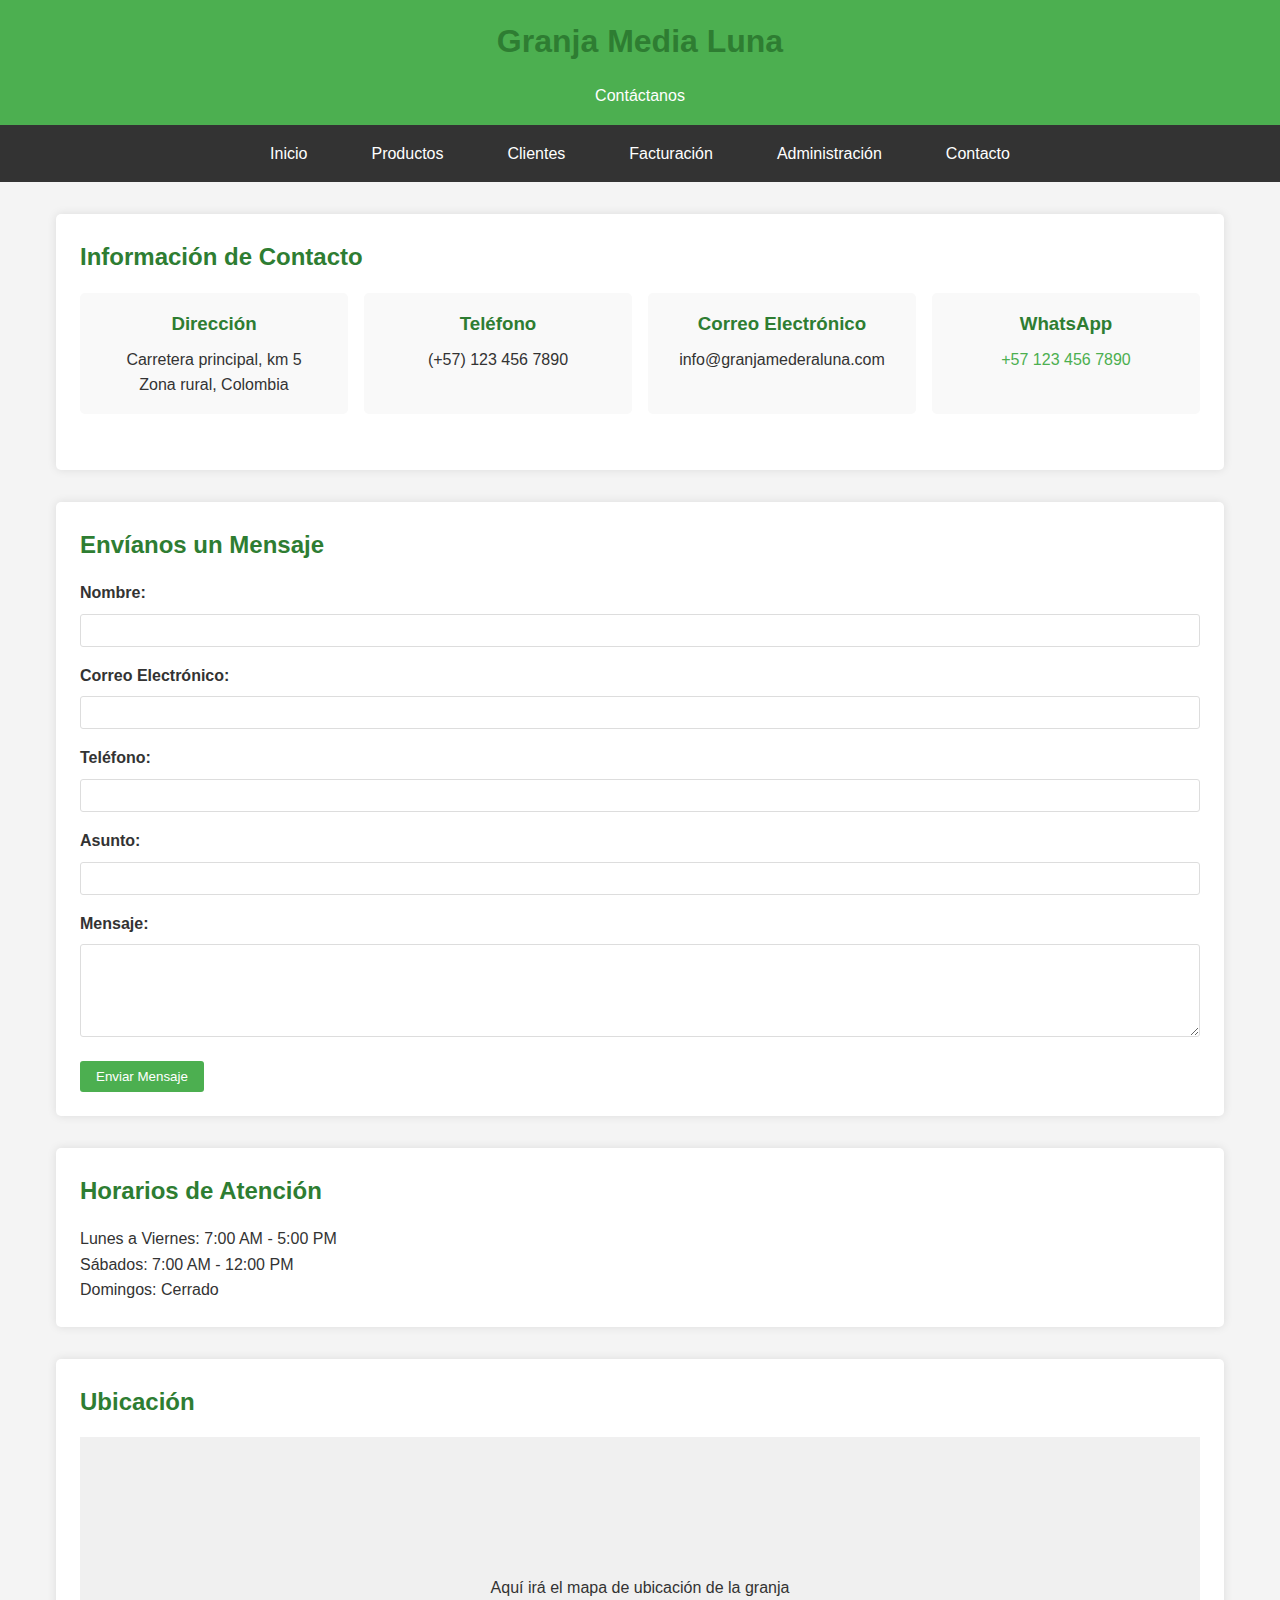
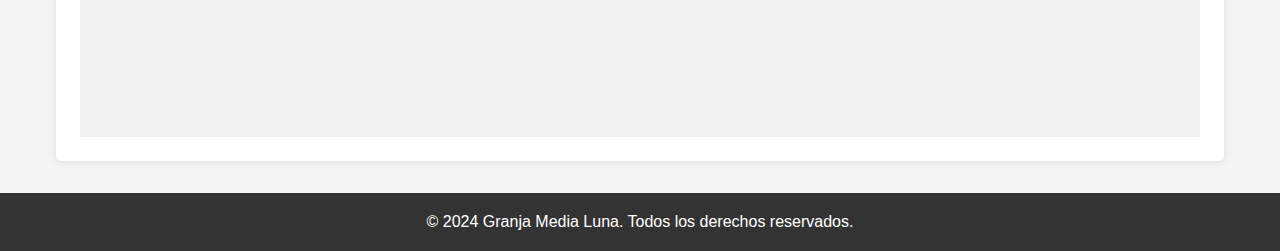
<file: granja_media_luna/contacto.html>
<!DOCTYPE html>
<html lang="es">
<head>
    <meta charset="UTF-8">
    <meta name="viewport" content="width=device-width, initial-scale=1.0">
    <title>Contacto - Granja Media Luna</title>
    <link rel="stylesheet" href="css/styles.css">
</head>
<body>
    <header>
        <h1>Granja Media Luna</h1>
        <p>Contáctanos</p>
    </header>

    <nav>
        <ul>
            <li><a href="index.html">Inicio</a></li>
            <li><a href="productos.php">Productos</a></li>
            <li><a href="clientes.php">Clientes</a></li>
            <li><a href="facturacion.php">Facturación</a></li>
            <li><a href="admin.php">Administración</a></li>
            <li><a href="contacto.html">Contacto</a></li>
        </ul>
    </nav>

    <main>
        <section>
            <h2>Información de Contacto</h2>
            <div class="contact-info">
                <div>
                    <h3>Dirección</h3>
                    <p>Carretera principal, km 5<br>
                    Zona rural, Colombia</p>
                </div>
                <div>
                    <h3>Teléfono</h3>
                    <p>(+57) 123 456 7890</p>
                </div>
                <div>
                    <h3>Correo Electrónico</h3>
                    <p>info@granjamederaluna.com</p>
                </div>
                <div>
                    <h3>WhatsApp</h3>
                    <p><a href="https://wa.me/571234567890" target="_blank">+57 123 456 7890</a></p>
                </div>
            </div>
        </section>

        <section>
            <h2>Envíanos un Mensaje</h2>
            <form id="formContacto">
                <div class="form-group">
                    <label for="nombre">Nombre:</label>
                    <input type="text" id="nombre" name="nombre" required>
                </div>
                <div class="form-group">
                    <label for="email">Correo Electrónico:</label>
                    <input type="email" id="email" name="email" required>
                </div>
                <div class="form-group">
                    <label for="telefono">Teléfono:</label>
                    <input type="tel" id="telefono" name="telefono">
                </div>
                <div class="form-group">
                    <label for="asunto">Asunto:</label>
                    <input type="text" id="asunto" name="asunto" required>
                </div>
                <div class="form-group">
                    <label for="mensaje">Mensaje:</label>
                    <textarea id="mensaje" name="mensaje" rows="5" required></textarea>
                </div>
                <button type="submit">Enviar Mensaje</button>
            </form>
        </section>

        <section>
            <h2>Horarios de Atención</h2>
            <p>Lunes a Viernes: 7:00 AM - 5:00 PM</p>
            <p>Sábados: 7:00 AM - 12:00 PM</p>
            <p>Domingos: Cerrado</p>
        </section>

        <section>
            <h2>Ubicación</h2>
            <div id="mapa" style="height: 300px; background-color: #f0f0f0; display: flex; align-items: center; justify-content: center;">
                <p>Aquí irá el mapa de ubicación de la granja</p>
            </div>
        </section>
    </main>

    <footer>
        <p>&copy; 2024 Granja Media Luna. Todos los derechos reservados.</p>
    </footer>

    <script src="js/validaciones.js"></script>
</body>
</html>

<style>
.contact-info {
    display: grid;
    grid-template-columns: repeat(auto-fit, minmax(250px, 1fr));
    gap: 1rem;
    margin-bottom: 2rem;
}

.contact-info div {
    background-color: #f9f9f9;
    padding: 1rem;
    border-radius: 5px;
    text-align: center;
}

.contact-info h3 {
    color: #2E7D32;
    margin-bottom: 0.5rem;
}

.contact-info a {
    color: #4CAF50;
    text-decoration: none;
}

.contact-info a:hover {
    text-decoration: underline;
}
</style>
</file>
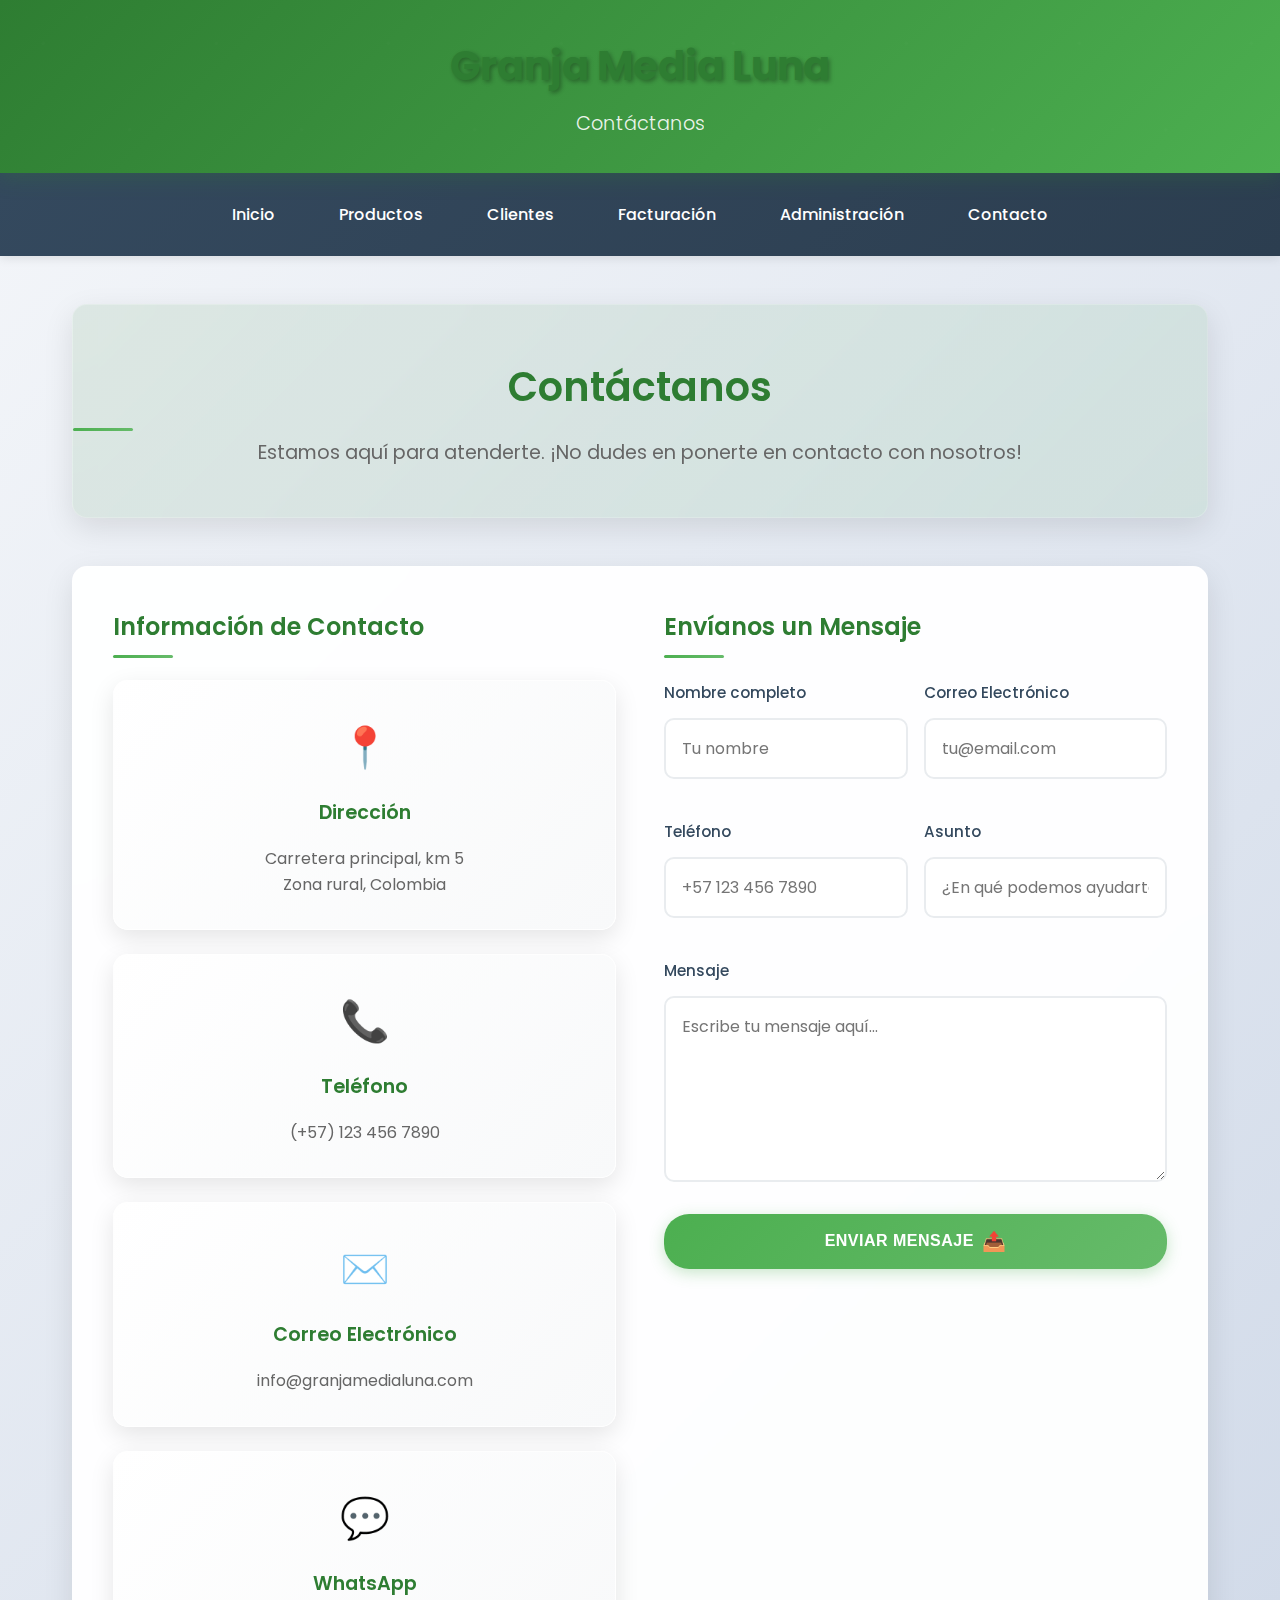
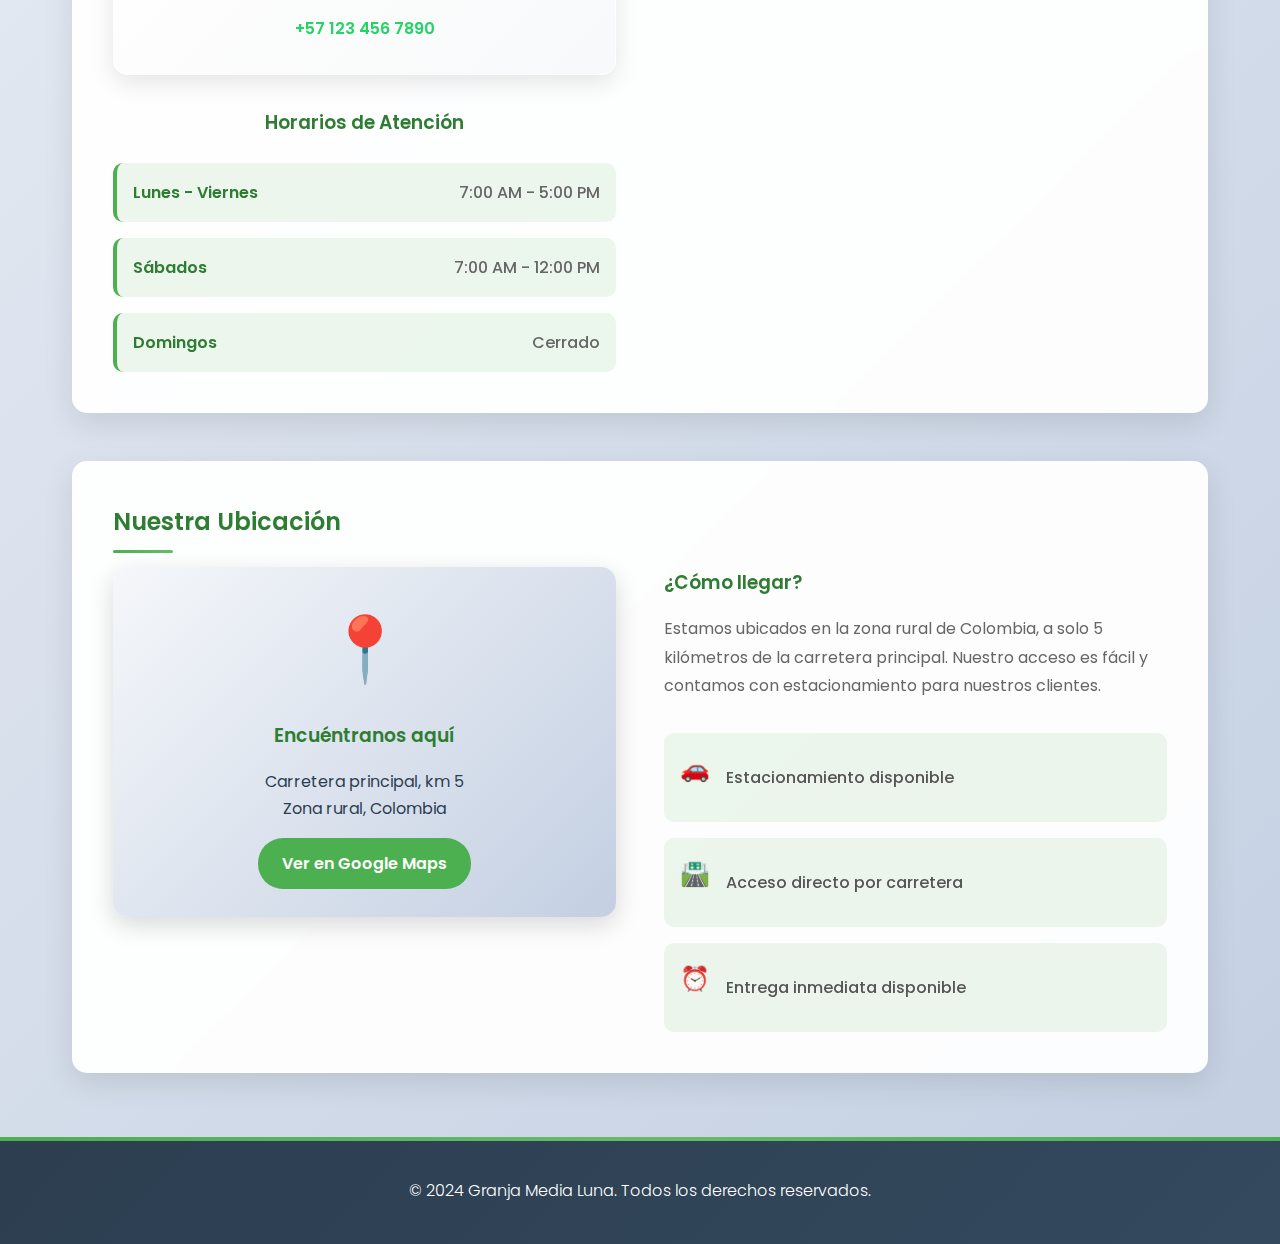
<file: granja_media_lunaN/contacto.html>
<!DOCTYPE html>
<html lang="es">
<head>
    <meta charset="UTF-8">
    <meta name="viewport" content="width=device-width, initial-scale=1.0">
    <title>Contacto - Granja Media Luna</title>
    <link rel="stylesheet" href="css/styles.css">
</head>
<body>
    <header>
        <h1>Granja Media Luna</h1>
        <p>Contáctanos</p>
    </header>

    <nav>
        <ul>
            <li><a href="index.html">Inicio</a></li>
            <li><a href="productos.php">Productos</a></li>
            <li><a href="clientes.php">Clientes</a></li>
            <li><a href="facturacion.php">Facturación</a></li>
            <li><a href="admin.php">Administración</a></li>
            <li><a href="contacto.html">Contacto</a></li>
        </ul>
    </nav>

    <main>
        <section class="contact-hero">
            <h2>Contáctanos</h2>
            <p>Estamos aquí para atenderte. ¡No dudes en ponerte en contacto con nosotros!</p>
        </section>

        <section class="contact-content">
            <div class="contact-info-section">
                <h2>Información de Contacto</h2>
                <div class="contact-info">
                    <div class="contact-card">
                        <div class="contact-icon">📍</div>
                        <h3>Dirección</h3>
                        <p>Carretera principal, km 5<br>
                        Zona rural, Colombia</p>
                    </div>
                    <div class="contact-card">
                        <div class="contact-icon">📞</div>
                        <h3>Teléfono</h3>
                        <p>(+57) 123 456 7890</p>
                    </div>
                    <div class="contact-card">
                        <div class="contact-icon">✉️</div>
                        <h3>Correo Electrónico</h3>
                        <p>info@granjamedialuna.com</p>
                    </div>
                    <div class="contact-card">
                        <div class="contact-icon">💬</div>
                        <h3>WhatsApp</h3>
                        <p><a href="https://wa.me/571234567890" target="_blank" class="whatsapp-link">+57 123 456 7890</a></p>
                    </div>
                </div>

                <div class="business-hours">
                    <h3>Horarios de Atención</h3>
                    <div class="hours-grid">
                        <div class="hour-item">
                            <span class="day">Lunes - Viernes</span>
                            <span class="time">7:00 AM - 5:00 PM</span>
                        </div>
                        <div class="hour-item">
                            <span class="day">Sábados</span>
                            <span class="time">7:00 AM - 12:00 PM</span>
                        </div>
                        <div class="hour-item">
                            <span class="day">Domingos</span>
                            <span class="time">Cerrado</span>
                        </div>
                    </div>
                </div>
            </div>

            <div class="contact-form-section">
                <h2>Envíanos un Mensaje</h2>
                <form id="formContacto">
                    <div class="form-row">
                        <div class="form-group">
                            <label for="nombre">Nombre completo</label>
                            <input type="text" id="nombre" name="nombre" required placeholder="Tu nombre">
                        </div>
                        <div class="form-group">
                            <label for="email">Correo Electrónico</label>
                            <input type="email" id="email" name="email" required placeholder="tu@email.com">
                        </div>
                    </div>
                    <div class="form-row">
                        <div class="form-group">
                            <label for="telefono">Teléfono</label>
                            <input type="tel" id="telefono" name="telefono" placeholder="+57 123 456 7890">
                        </div>
                        <div class="form-group">
                            <label for="asunto">Asunto</label>
                            <input type="text" id="asunto" name="asunto" required placeholder="¿En qué podemos ayudarte?">
                        </div>
                    </div>
                    <div class="form-group">
                        <label for="mensaje">Mensaje</label>
                        <textarea id="mensaje" name="mensaje" rows="6" required placeholder="Escribe tu mensaje aquí..."></textarea>
                    </div>
                    <button type="submit" class="submit-btn">
                        <span>Enviar Mensaje</span>
                        <span class="btn-icon">📤</span>
                    </button>
                </form>
            </div>
        </section>

        <section class="location-section">
            <h2>Nuestra Ubicación</h2>
            <div class="location-content">
                <div class="map-container">
                    <div id="mapa" class="map-placeholder">
                        <div class="map-content">
                            <span class="map-icon">📍</span>
                            <h3>Encuéntranos aquí</h3>
                            <p>Carretera principal, km 5<br>Zona rural, Colombia</p>
                            <a href="https://maps.google.com/?q=Carretera+principal,+km+5,+Colombia" target="_blank" class="map-link">Ver en Google Maps</a>
                        </div>
                    </div>
                </div>
                <div class="location-info">
                    <h3>¿Cómo llegar?</h3>
                    <p>Estamos ubicados en la zona rural de Colombia, a solo 5 kilómetros de la carretera principal. Nuestro acceso es fácil y contamos con estacionamiento para nuestros clientes.</p>
                    <div class="location-features">
                        <div class="feature">
                            <span class="feature-icon">🚗</span>
                            <span>Estacionamiento disponible</span>
                        </div>
                        <div class="feature">
                            <span class="feature-icon">🛣️</span>
                            <span>Acceso directo por carretera</span>
                        </div>
                        <div class="feature">
                            <span class="feature-icon">⏰</span>
                            <span>Entrega inmediata disponible</span>
                        </div>
                    </div>
                </div>
            </div>
        </section>
    </main>

    <footer>
        <p>&copy; 2024 Granja Media Luna. Todos los derechos reservados.</p>
    </footer>

    <script src="js/validaciones.js"></script>
</body>
</html>
</file>
<file: granja_media_luna/css/styles.css>
/* Estilos para Granja Media Luna */
* {
    margin: 0;
    padding: 0;
    box-sizing: border-box;
}

body {
    font-family: 'Arial', sans-serif;
    line-height: 1.6;
    color: #333;
    background-color: #f4f4f4;
}

header {
    background-color: #4CAF50;
    color: white;
    padding: 1rem 0;
    text-align: center;
}

nav {
    background-color: #333;
    color: white;
    padding: 0.5rem;
}

nav ul {
    list-style: none;
    display: flex;
    justify-content: center;
}

nav ul li {
    margin: 0 1rem;
}

nav ul li a {
    color: white;
    text-decoration: none;
    padding: 0.5rem 1rem;
    display: block;
}

nav ul li a:hover {
    background-color: #555;
}

main {
    max-width: 1200px;
    margin: 2rem auto;
    padding: 0 1rem;
}

section {
    margin-bottom: 2rem;
    background-color: white;
    padding: 1.5rem;
    border-radius: 5px;
    box-shadow: 0 0 10px rgba(0,0,0,0.1);
}

h1, h2, h3 {
    color: #2E7D32;
    margin-bottom: 1rem;
}

.banner {
    text-align: center;
    margin-bottom: 2rem;
}

.banner img {
    max-width: 100%;
    height: auto;
    border-radius: 5px;
}

.productos, .clientes, .facturacion {
    display: grid;
    grid-template-columns: repeat(auto-fit, minmax(300px, 1fr));
    gap: 1rem;
}

.producto, .cliente {
    border: 1px solid #ddd;
    padding: 1rem;
    border-radius: 5px;
}

.form-group {
    margin-bottom: 1rem;
}

label {
    display: block;
    margin-bottom: 0.5rem;
    font-weight: bold;
}

input, select, textarea {
    width: 100%;
    padding: 0.5rem;
    border: 1px solid #ddd;
    border-radius: 3px;
}

button {
    background-color: #4CAF50;
    color: white;
    padding: 0.5rem 1rem;
    border: none;
    border-radius: 3px;
    cursor: pointer;
}

button:hover {
    background-color: #45a049;
}

.table {
    width: 100%;
    border-collapse: collapse;
    margin-top: 1rem;
}

.table th, .table td {
    border: 1px solid #ddd;
    padding: 0.5rem;
    text-align: left;
}

.table th {
    background-color: #f2f2f2;
}

footer {
    background-color: #333;
    color: white;
    text-align: center;
    padding: 1rem 0;
    margin-top: 2rem;
}

/* Responsive */
@media (max-width: 768px) {
    nav ul {
        flex-direction: column;
        align-items: center;
    }

    nav ul li {
        margin: 0.5rem 0;
    }

    main {
        padding: 0 0.5rem;
    }
}
</file>
<file: granja_media_lunaN/css/styles.css>
/* Importar fuentes modernas */
@import url('https://fonts.googleapis.com/css2?family=Poppins:wght@300;400;500;600;700&display=swap');

/* Estilos para Granja Media Luna */
* {
    margin: 0;
    padding: 0;
    box-sizing: border-box;
}

body {
    font-family: 'Poppins', sans-serif;
    line-height: 1.7;
    color: #2c3e50;
    background: linear-gradient(135deg, #f5f7fa 0%, #c3cfe2 100%);
    min-height: 100vh;
}

header {
    background: linear-gradient(135deg, #2e7d32 0%, #4caf50 100%);
    color: white;
    padding: 2rem 0;
    text-align: center;
    box-shadow: 0 4px 20px rgba(46, 125, 50, 0.3);
    position: relative;
    overflow: hidden;
}

header::before {
    content: '';
    position: absolute;
    top: 0;
    left: 0;
    right: 0;
    bottom: 0;
    background: url('data:image/svg+xml,<svg xmlns="http://www.w3.org/2000/svg" viewBox="0 0 100 100"><defs><pattern id="grain" width="100" height="100" patternUnits="userSpaceOnUse"><circle cx="25" cy="25" r="1" fill="rgba(255,255,255,0.1)"/><circle cx="75" cy="75" r="1" fill="rgba(255,255,255,0.1)"/><circle cx="50" cy="10" r="0.5" fill="rgba(255,255,255,0.1)"/></pattern></defs><rect width="100" height="100" fill="url(%23grain)"/></svg>');
    opacity: 0.1;
}

header h1 {
    font-size: 2.5rem;
    font-weight: 700;
    margin-bottom: 0.5rem;
    text-shadow: 2px 2px 4px rgba(0,0,0,0.3);
    position: relative;
    z-index: 1;
}

header p {
    font-size: 1.2rem;
    font-weight: 300;
    opacity: 0.9;
    position: relative;
    z-index: 1;
}

nav {
    background: linear-gradient(135deg, #34495e 0%, #2c3e50 100%);
    color: white;
    padding: 1rem 0;
    box-shadow: 0 2px 10px rgba(0,0,0,0.1);
}

nav ul {
    list-style: none;
    display: flex;
    justify-content: center;
    max-width: 1200px;
    margin: 0 auto;
    padding: 0 1rem;
}

nav ul li {
    margin: 0 0.5rem;
}

nav ul li a {
    color: white;
    text-decoration: none;
    padding: 0.75rem 1.5rem;
    display: block;
    border-radius: 25px;
    transition: all 0.3s ease;
    font-weight: 500;
    position: relative;
    overflow: hidden;
}

nav ul li a::before {
    content: '';
    position: absolute;
    top: 0;
    left: -100%;
    width: 100%;
    height: 100%;
    background: linear-gradient(90deg, transparent, rgba(255,255,255,0.2), transparent);
    transition: left 0.5s;
}

nav ul li a:hover::before {
    left: 100%;
}

nav ul li a:hover {
    background-color: rgba(255,255,255,0.1);
    transform: translateY(-2px);
    box-shadow: 0 4px 15px rgba(0,0,0,0.2);
}

main {
    max-width: 1200px;
    margin: 3rem auto;
    padding: 0 2rem;
}

section {
    margin-bottom: 3rem;
    background: rgba(255, 255, 255, 0.95);
    padding: 2.5rem;
    border-radius: 15px;
    box-shadow: 0 10px 30px rgba(0,0,0,0.1);
    backdrop-filter: blur(10px);
    border: 1px solid rgba(255,255,255,0.2);
    transition: transform 0.3s ease, box-shadow 0.3s ease;
}

section:hover {
    transform: translateY(-5px);
    box-shadow: 0 15px 40px rgba(0,0,0,0.15);
}

h1, h2, h3 {
    color: #2e7d32;
    margin-bottom: 1.5rem;
    font-weight: 600;
    position: relative;
}

h2::after {
    content: '';
    position: absolute;
    bottom: -10px;
    left: 0;
    width: 60px;
    height: 3px;
    background: linear-gradient(90deg, #4caf50, #66bb6a);
    border-radius: 2px;
}

.banner {
    text-align: center;
    margin-bottom: 3rem;
}

.banner img {
    max-width: 100%;
    height: auto;
    border-radius: 15px;
    box-shadow: 0 8px 25px rgba(0,0,0,0.15);
    transition: transform 0.3s ease;
}

.banner img:hover {
    transform: scale(1.02);
}

.productos, .clientes, .facturacion {
    display: grid;
    grid-template-columns: repeat(auto-fit, minmax(350px, 1fr));
    gap: 2rem;
}

.producto, .cliente {
    border: none;
    padding: 2rem;
    border-radius: 15px;
    background: linear-gradient(135deg, #ffffff 0%, #f8f9fa 100%);
    box-shadow: 0 8px 25px rgba(0,0,0,0.1);
    transition: all 0.3s ease;
    border: 1px solid rgba(255,255,255,0.8);
}

.producto:hover, .cliente:hover {
    transform: translateY(-10px);
    box-shadow: 0 15px 35px rgba(0,0,0,0.15);
}

.form-group {
    margin-bottom: 1.5rem;
}

label {
    display: block;
    margin-bottom: 0.75rem;
    font-weight: 500;
    color: #34495e;
    font-size: 0.95rem;
}

input, select, textarea {
    width: 100%;
    padding: 1rem;
    border: 2px solid #e9ecef;
    border-radius: 10px;
    font-size: 1rem;
    transition: all 0.3s ease;
    background: rgba(255,255,255,0.8);
    font-family: 'Poppins', sans-serif;
}

input:focus, select:focus, textarea:focus {
    outline: none;
    border-color: #4caf50;
    box-shadow: 0 0 0 3px rgba(76, 175, 80, 0.1);
    background: white;
}

button {
    background: linear-gradient(135deg, #4caf50 0%, #66bb6a 100%);
    color: white;
    padding: 1rem 2rem;
    border: none;
    border-radius: 25px;
    cursor: pointer;
    font-size: 1rem;
    font-weight: 600;
    transition: all 0.3s ease;
    box-shadow: 0 4px 15px rgba(76, 175, 80, 0.3);
    text-transform: uppercase;
    letter-spacing: 0.5px;
}

button:hover {
    background: linear-gradient(135deg, #66bb6a 0%, #81c784 100%);
    transform: translateY(-2px);
    box-shadow: 0 6px 20px rgba(76, 175, 80, 0.4);
}

.table {
    width: 100%;
    border-collapse: collapse;
    margin-top: 2rem;
    border-radius: 10px;
    overflow: hidden;
    box-shadow: 0 8px 25px rgba(0,0,0,0.1);
}

.table th, .table td {
    border: none;
    padding: 1rem;
    text-align: left;
    background: white;
}

.table th {
    background: linear-gradient(135deg, #2e7d32 0%, #4caf50 100%);
    color: white;
    font-weight: 600;
    text-transform: uppercase;
    letter-spacing: 0.5px;
    font-size: 0.9rem;
}

.table tbody tr {
    transition: background-color 0.3s ease;
}

.table tbody tr:hover {
    background-color: rgba(76, 175, 80, 0.05);
}

.table tbody tr:nth-child(even) {
    background-color: rgba(248, 249, 250, 0.5);
}

footer {
    background: linear-gradient(135deg, #2c3e50 0%, #34495e 100%);
    color: white;
    text-align: center;
    padding: 2rem 0;
    margin-top: 4rem;
    position: relative;
}

footer::before {
    content: '';
    position: absolute;
    top: 0;
    left: 0;
    right: 0;
    height: 4px;
    background: linear-gradient(90deg, #4caf50, #66bb6a, #4caf50);
}

footer p {
    margin: 0.5rem 0;
    font-weight: 300;
}

/* Estilos para mensajes de error */
.error-message {
    color: #e74c3c !important;
    font-size: 0.85rem !important;
    margin-top: 0.5rem !important;
    font-weight: 500 !important;
}

/* Estilos específicos para páginas */

/* Hero sections */
.hero {
    display: flex;
    align-items: center;
    min-height: 400px;
    background: linear-gradient(135deg, rgba(46, 125, 50, 0.1) 0%, rgba(76, 175, 80, 0.1) 100%);
    border-radius: 15px;
    margin-bottom: 3rem;
    overflow: hidden;
    position: relative;
}

.hero::before {
    content: '';
    position: absolute;
    top: 0;
    left: 0;
    right: 0;
    bottom: 0;
    background: url('data:image/svg+xml,<svg xmlns="http://www.w3.org/2000/svg" viewBox="0 0 100 100"><defs><pattern id="hero-pattern" width="20" height="20" patternUnits="userSpaceOnUse"><circle cx="10" cy="10" r="1" fill="rgba(76,175,80,0.1)"/></pattern></defs><rect width="100" height="100" fill="url(%23hero-pattern)"/></svg>');
    opacity: 0.3;
}

.hero-content {
    flex: 1;
    padding: 3rem;
    text-align: center;
    position: relative;
    z-index: 1;
}

.hero-content h2 {
    font-size: 2.5rem;
    margin-bottom: 1rem;
    color: #2e7d32;
}

.hero-content p {
    font-size: 1.2rem;
    margin-bottom: 2rem;
    color: #34495e;
}

.hero-image {
    flex: 1;
    padding: 2rem;
    display: flex;
    justify-content: center;
    align-items: center;
}

.hero-image img {
    max-width: 100%;
    border-radius: 15px;
    box-shadow: 0 10px 30px rgba(0,0,0,0.2);
    transition: transform 0.3s ease;
}

.hero-image img:hover {
    transform: scale(1.02);
}

/* Features grid */
.features {
    margin-bottom: 3rem;
}

.features-grid {
    display: grid;
    grid-template-columns: repeat(auto-fit, minmax(300px, 1fr));
    gap: 2rem;
    margin-top: 2rem;
}

.feature-card {
    text-align: center;
    padding: 2rem;
    background: linear-gradient(135deg, #ffffff 0%, #f8f9fa 100%);
    border-radius: 15px;
    box-shadow: 0 8px 25px rgba(0,0,0,0.1);
    transition: all 0.3s ease;
    border: 1px solid rgba(255,255,255,0.8);
}

.feature-card:hover {
    transform: translateY(-10px);
    box-shadow: 0 15px 35px rgba(0,0,0,0.15);
}

.feature-icon {
    font-size: 3rem;
    margin-bottom: 1rem;
    display: block;
}

.feature-card h3 {
    color: #2e7d32;
    margin-bottom: 1rem;
    font-size: 1.3rem;
}

.feature-card p {
    color: #666;
    line-height: 1.6;
}

/* About section */
.about {
    display: grid;
    grid-template-columns: 2fr 1fr;
    gap: 3rem;
    align-items: center;
    margin-bottom: 3rem;
}

.about-content h2 {
    margin-bottom: 1.5rem;
}

.about-content p {
    margin-bottom: 1.5rem;
    line-height: 1.8;
    color: #555;
}

.stats {
    display: grid;
    grid-template-columns: repeat(auto-fit, minmax(150px, 1fr));
    gap: 1.5rem;
    margin-top: 2rem;
}

.stat {
    text-align: center;
    padding: 1.5rem;
    background: linear-gradient(135deg, #4caf50 0%, #66bb6a 100%);
    color: white;
    border-radius: 10px;
    box-shadow: 0 4px 15px rgba(76, 175, 80, 0.3);
}

.stat-number {
    display: block;
    font-size: 2rem;
    font-weight: 700;
    margin-bottom: 0.5rem;
}

.stat-label {
    font-size: 0.9rem;
    opacity: 0.9;
}

.about-image img {
    width: 100%;
    border-radius: 15px;
    box-shadow: 0 8px 25px rgba(0,0,0,0.15);
}

/* CTA section */
.cta-section {
    text-align: center;
    background: linear-gradient(135deg, #2e7d32 0%, #4caf50 100%);
    color: white;
    padding: 3rem;
    border-radius: 15px;
    margin-bottom: 3rem;
    box-shadow: 0 10px 30px rgba(46, 125, 50, 0.3);
}

.cta-section h2 {
    color: white;
    margin-bottom: 1rem;
}

.cta-section p {
    font-size: 1.1rem;
    margin-bottom: 2rem;
    opacity: 0.9;
}

.cta-buttons {
    display: flex;
    gap: 1rem;
    justify-content: center;
    flex-wrap: wrap;
}

.cta-button {
    display: inline-block;
    padding: 1rem 2rem;
    background: white;
    color: #2e7d32;
    text-decoration: none;
    border-radius: 25px;
    font-weight: 600;
    transition: all 0.3s ease;
    box-shadow: 0 4px 15px rgba(0,0,0,0.2);
}

.cta-button:hover {
    transform: translateY(-2px);
    box-shadow: 0 6px 20px rgba(0,0,0,0.3);
}

.cta-button.secondary {
    background: transparent;
    border: 2px solid white;
    color: white;
}

.cta-button.secondary:hover {
    background: white;
    color: #2e7d32;
}

/* Contact page styles */
.contact-hero {
    text-align: center;
    padding: 3rem 0;
    background: linear-gradient(135deg, rgba(46, 125, 50, 0.1) 0%, rgba(76, 175, 80, 0.1) 100%);
    border-radius: 15px;
    margin-bottom: 3rem;
}

.contact-hero h2 {
    font-size: 2.5rem;
    color: #2e7d32;
    margin-bottom: 1rem;
}

.contact-hero p {
    font-size: 1.2rem;
    color: #666;
}

.contact-content {
    display: grid;
    grid-template-columns: 1fr 1fr;
    gap: 3rem;
    margin-bottom: 3rem;
}

.contact-info-section h2,
.contact-form-section h2 {
    color: #2e7d32;
    margin-bottom: 2rem;
}

.contact-info {
    display: grid;
    grid-template-columns: repeat(auto-fit, minmax(250px, 1fr));
    gap: 1.5rem;
    margin-bottom: 2rem;
}

.contact-card {
    background: linear-gradient(135deg, #ffffff 0%, #f8f9fa 100%);
    padding: 2rem;
    border-radius: 15px;
    text-align: center;
    box-shadow: 0 8px 25px rgba(0,0,0,0.1);
    transition: all 0.3s ease;
    border: 1px solid rgba(255,255,255,0.8);
}

.contact-card:hover {
    transform: translateY(-5px);
    box-shadow: 0 12px 30px rgba(0,0,0,0.15);
}

.contact-icon {
    font-size: 2.5rem;
    margin-bottom: 1rem;
    display: block;
}

.contact-card h3 {
    color: #2e7d32;
    margin-bottom: 1rem;
    font-size: 1.2rem;
}

.contact-card p {
    color: #666;
    line-height: 1.6;
}

.whatsapp-link {
    color: #25d366;
    text-decoration: none;
    font-weight: 600;
    transition: all 0.3s ease;
}

.whatsapp-link:hover {
    color: #128c7e;
    text-decoration: underline;
}

.business-hours {
    margin-top: 2rem;
}

.business-hours h3 {
    color: #2e7d32;
    margin-bottom: 1.5rem;
    text-align: center;
}

.hours-grid {
    display: grid;
    gap: 1rem;
}

.hour-item {
    display: flex;
    justify-content: space-between;
    align-items: center;
    padding: 1rem;
    background: rgba(76, 175, 80, 0.1);
    border-radius: 10px;
    border-left: 4px solid #4caf50;
}

.day {
    font-weight: 600;
    color: #2e7d32;
}

.time {
    color: #666;
    font-weight: 500;
}

.form-row {
    display: grid;
    grid-template-columns: 1fr 1fr;
    gap: 1rem;
    margin-bottom: 1rem;
}

.submit-btn {
    width: 100%;
    display: flex;
    align-items: center;
    justify-content: center;
    gap: 0.5rem;
    margin-top: 1rem;
}

.btn-icon {
    font-size: 1.2rem;
}

/* Location section */
.location-section {
    margin-bottom: 3rem;
}

.location-content {
    display: grid;
    grid-template-columns: 1fr 1fr;
    gap: 3rem;
    align-items: start;
}

.map-container {
    height: 350px;
    border-radius: 15px;
    overflow: hidden;
    box-shadow: 0 8px 25px rgba(0,0,0,0.15);
}

.map-placeholder {
    width: 100%;
    height: 100%;
    background: linear-gradient(135deg, #f5f7fa 0%, #c3cfe2 100%);
    display: flex;
    align-items: center;
    justify-content: center;
    position: relative;
}

.map-content {
    text-align: center;
    padding: 2rem;
}

.map-icon {
    font-size: 4rem;
    display: block;
    margin-bottom: 1rem;
}

.map-content h3 {
    color: #2e7d32;
    margin-bottom: 1rem;
}

.map-link {
    display: inline-block;
    margin-top: 1rem;
    padding: 0.75rem 1.5rem;
    background: #4caf50;
    color: white;
    text-decoration: none;
    border-radius: 25px;
    font-weight: 600;
    transition: all 0.3s ease;
}

.map-link:hover {
    background: #45a049;
    transform: translateY(-2px);
}

.location-info h3 {
    color: #2e7d32;
    margin-bottom: 1rem;
}

.location-info p {
    color: #666;
    line-height: 1.8;
    margin-bottom: 2rem;
}

.location-features {
    display: grid;
    gap: 1rem;
}

.feature {
    display: flex;
    align-items: center;
    gap: 1rem;
    padding: 1rem;
    background: rgba(76, 175, 80, 0.1);
    border-radius: 10px;
}

.feature-icon {
    font-size: 1.5rem;
}

.feature span {
    color: #555;
    font-weight: 500;
}

/* Footer improvements */
.footer-content {
    display: grid;
    grid-template-columns: repeat(auto-fit, minmax(250px, 1fr));
    gap: 2rem;
    margin-bottom: 2rem;
}

.footer-section h3 {
    color: white;
    margin-bottom: 1rem;
    font-size: 1.2rem;
}

.footer-section p {
    color: rgba(255,255,255,0.8);
    line-height: 1.6;
    margin-bottom: 1rem;
}

.footer-section ul {
    list-style: none;
    padding: 0;
}

.footer-section ul li {
    margin-bottom: 0.5rem;
}

.footer-section ul li a {
    color: rgba(255,255,255,0.8);
    text-decoration: none;
    transition: all 0.3s ease;
}

.footer-section ul li a:hover {
    color: white;
    text-decoration: underline;
}

.footer-bottom {
    border-top: 1px solid rgba(255,255,255,0.1);
    padding-top: 1rem;
    text-align: center;
}

/* Responsive */
@media (max-width: 768px) {
    header h1 {
        font-size: 2rem;
    }

    header p {
        font-size: 1rem;
    }

    nav ul {
        flex-direction: column;
        align-items: center;
        padding: 0 0.5rem;
    }

    nav ul li {
        margin: 0.25rem 0;
        width: 100%;
        max-width: 300px;
    }

    nav ul li a {
        text-align: center;
        padding: 1rem;
        margin: 0.25rem 0;
    }

    main {
        padding: 0 1rem;
        margin: 2rem auto;
    }

    section {
        padding: 1.5rem;
        margin-bottom: 2rem;
    }

    .hero {
        flex-direction: column;
        min-height: auto;
        padding: 2rem 0;
    }

    .hero-content,
    .hero-image {
        padding: 1rem;
    }

    .hero-content h2 {
        font-size: 2rem;
    }

    .features-grid,
    .contact-info,
    .stats {
        grid-template-columns: 1fr;
        gap: 1.5rem;
    }

    .about {
        grid-template-columns: 1fr;
        gap: 2rem;
        text-align: center;
    }

    .contact-content,
    .location-content {
        grid-template-columns: 1fr;
        gap: 2rem;
    }

    .form-row {
        grid-template-columns: 1fr;
        gap: 0;
    }

    .cta-buttons {
        flex-direction: column;
        align-items: center;
    }

    .cta-button {
        width: 100%;
        max-width: 300px;
    }

    .footer-content {
        grid-template-columns: 1fr;
        gap: 1.5rem;
    }

    .table {
        font-size: 0.9rem;
    }

    .table th, .table td {
        padding: 0.75rem 0.5rem;
    }

    button {
        width: 100%;
        padding: 1.2rem;
    }
}

@media (max-width: 480px) {
    header {
        padding: 1.5rem 0;
    }

    header h1 {
        font-size: 1.8rem;
    }

    main {
        padding: 0 0.5rem;
    }

    section {
        padding: 1rem;
    }

    .hero-content h2,
    .contact-hero h2 {
        font-size: 1.8rem;
    }

    input, select, textarea {
        padding: 0.8rem;
    }

    .contact-card,
    .feature-card {
        padding: 1.5rem;
    }

    .map-container {
        height: 250px;
    }
}
</file>
